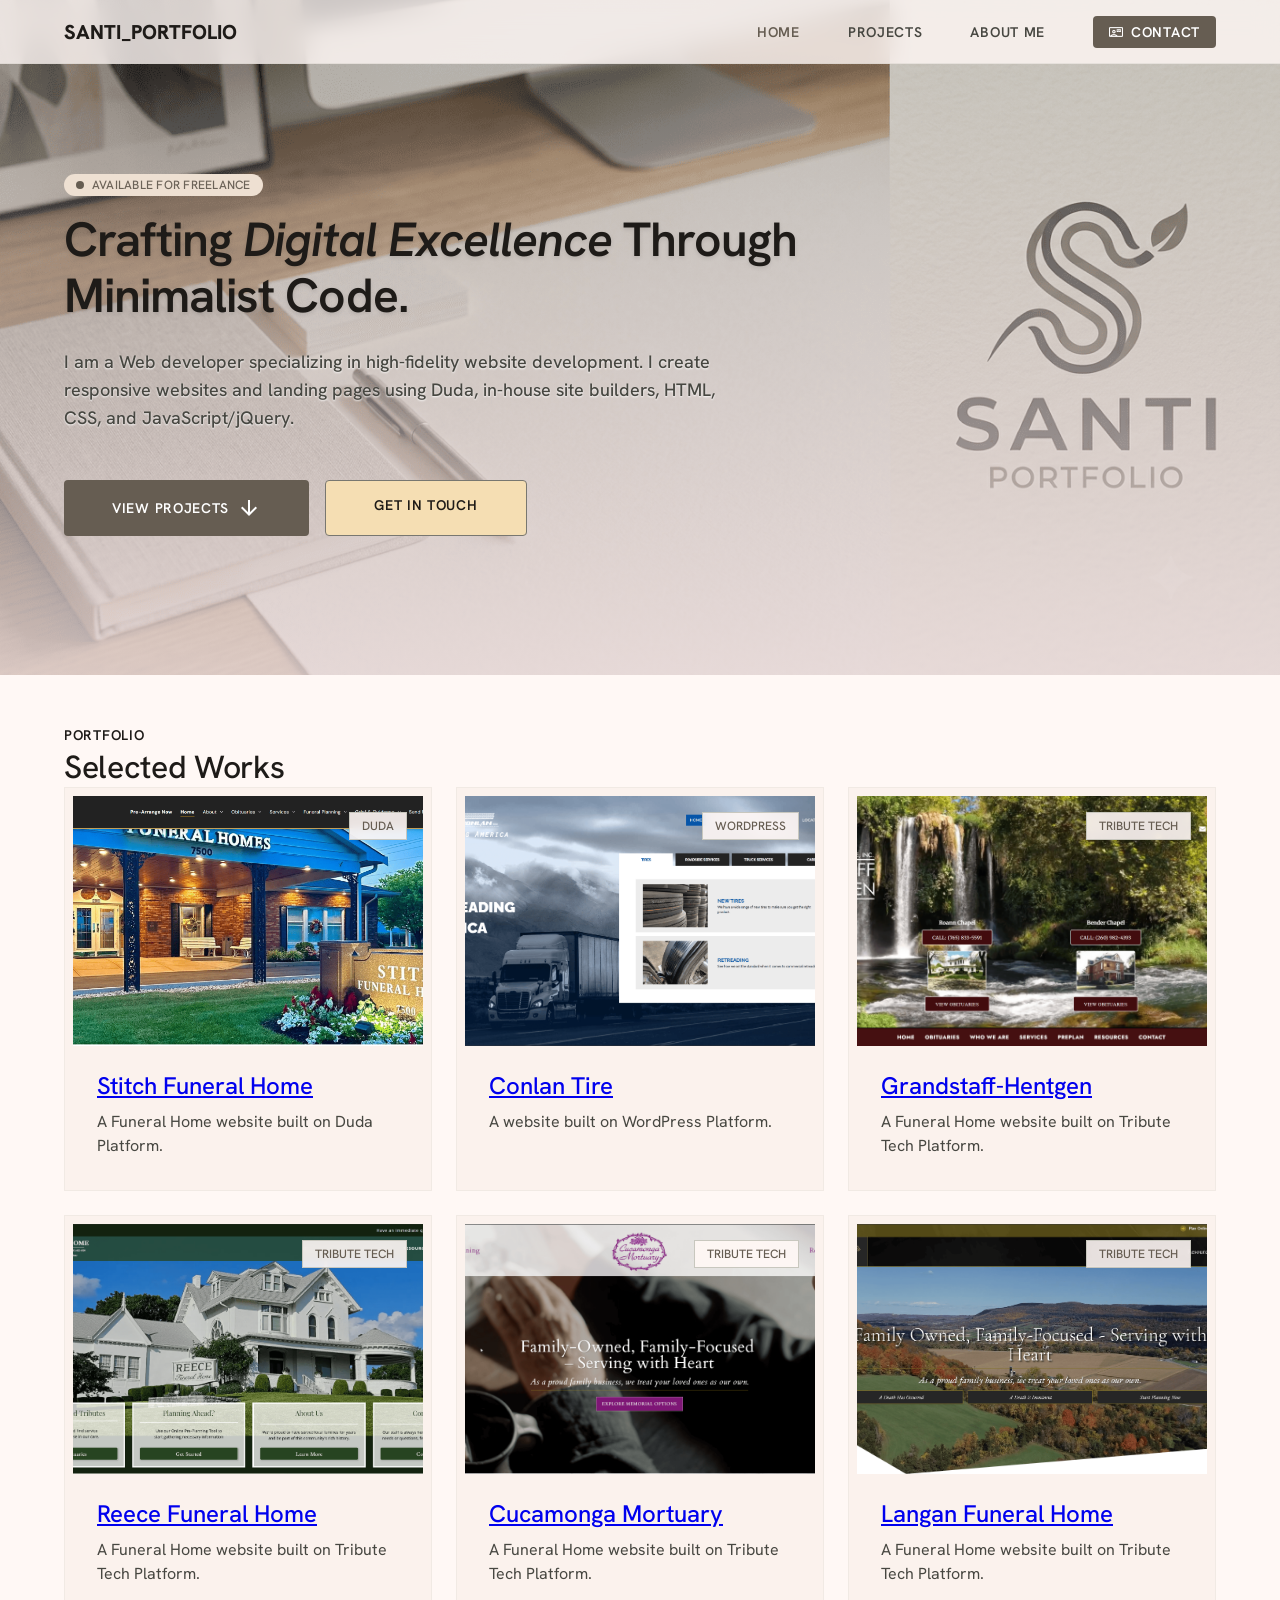
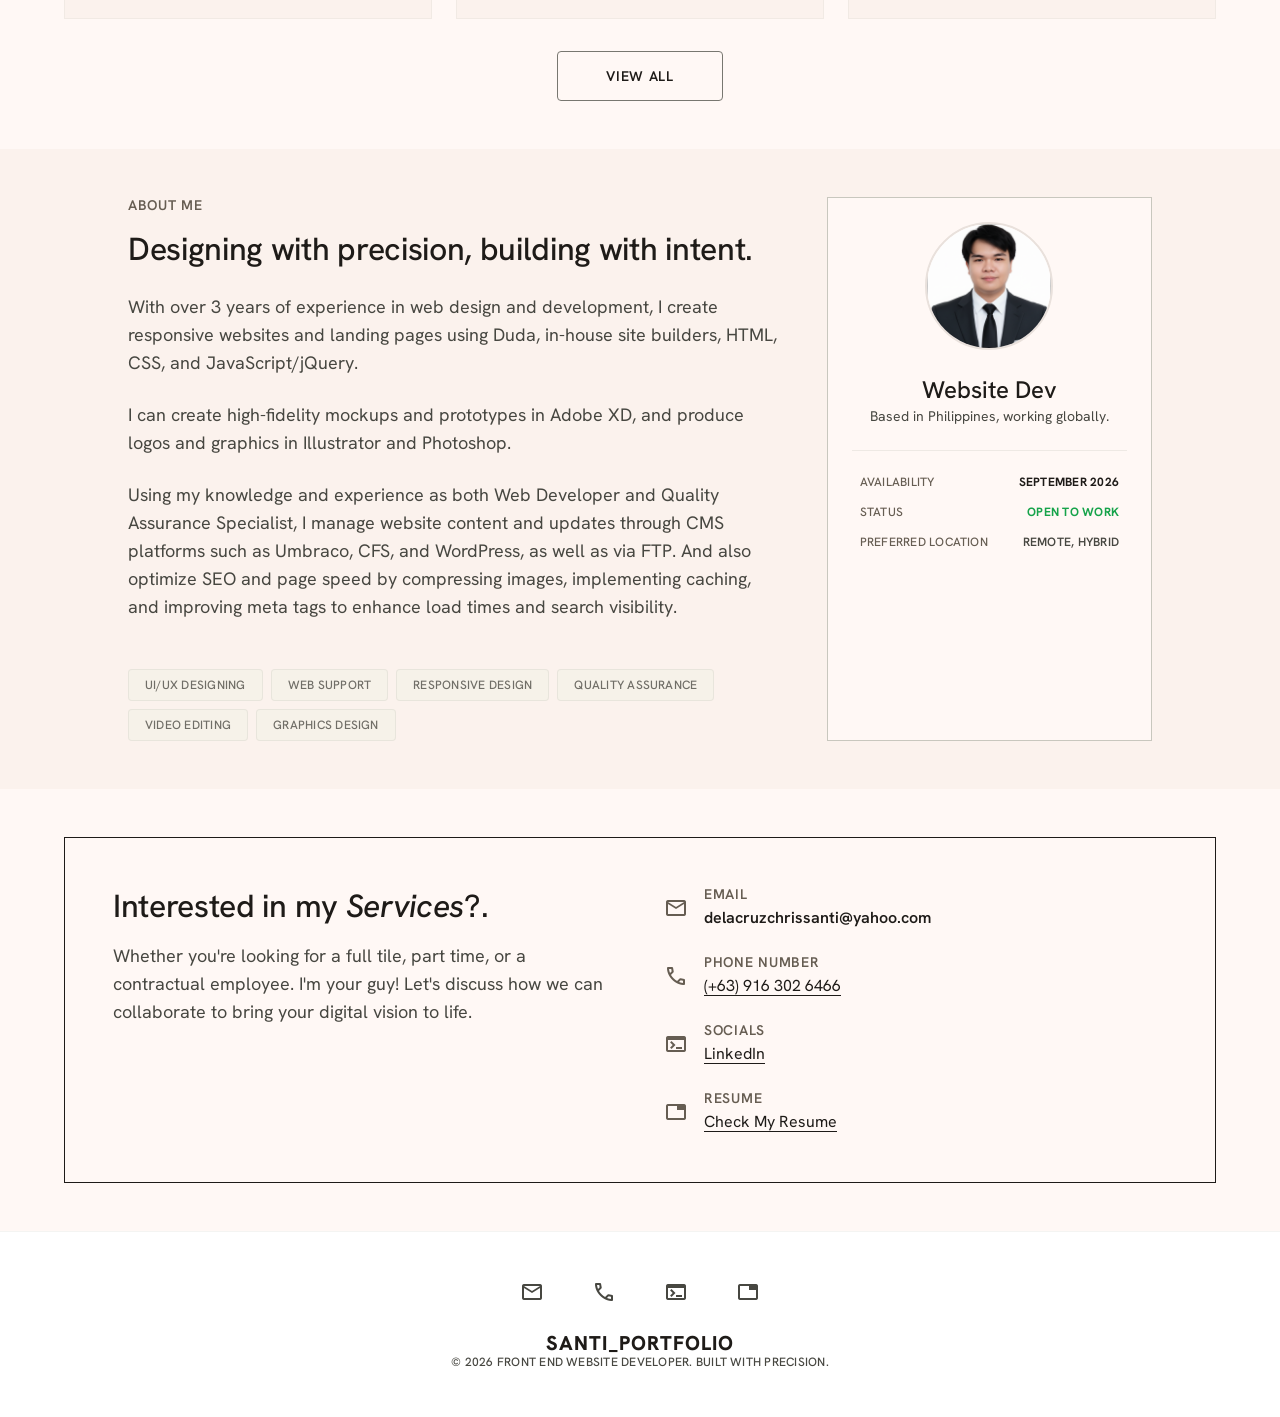
<file: index.html>
<!doctype html>

<html class="scroll-smooth" lang="en">
  <head>
    <meta charset="utf-8" />
    <meta content="width=device-width, initial-scale=1.0" name="viewport" />
    <title>SANTI_PORTFOLIO | Creative Developer</title>
    <link rel="stylesheet" href="./style.css" />
  </head>
  <body>
    <!-- Header -->
    <header>
      <div class="logo">SANTI_PORTFOLIO</div>
      <nav class="nav-desktop">
        <a class="nav-link label-md active" href="#hero">Home</a>
        <a class="nav-link label-md" href="#projects">Projects</a>
        <a class="nav-link label-md" href="#info">About Me</a>
        <a class="btn-contact-nav" href="#contact">
          <span class="material-symbols-outlined" style="font-size: 14px"
            >contact_mail</span
          >
          <span class="label-md">Contact</span>
        </a>
      </nav>
      <!--
      <button class="menu-trigger">
        <span class="material-symbols-outlined">menu</span>
      </button>
      -->
    </header>
    <main>
      <!-- Hero Section -->
      <section class="hero" id="hero">
        <div class="hero-content">
          <div class="badge">
            <span class="pulse"></span>
            <span class="label-sm">Available for Freelance</span>
          </div>
          <h1>
            Crafting
            <span class="secondary-text italic">Digital Excellence</span>
            Through Minimalist Code.
          </h1>
          <p class="body-lg">
            I am a Web developer specializing in high-fidelity website development. I create responsive websites and landing pages using Duda, in-house site builders, HTML, CSS, and JavaScript/jQuery.
          </p>
          <div class="btn-group">
            <a class="btn-primary label-md" href="#projects">
              View Projects
              <span class="material-symbols-outlined">arrow_downward</span>
            </a>
            <a class="btn-outline label-md" href="#contact">Get in Touch</a>
          </div>
        </div>
      </section>

      <!-- Selected Works -->
      <section class="projects-section" id="projects">
        <div class="section-header">
          <span class="label-md">Portfolio</span>
          <h2>Selected Works</h2>
        </div>
        <div class="project-grid" id="project-grid">
          <article class="project-card" data-category="Duda">
            <div class="project-image-wrapper">
            <a href="https://www.stithfuneralhome.com/" target="_blank" rel="noopener noreferrer">
              <img alt="Luxury watch" src="./files/stitchfh.png" />
              <div class="project-tag">Duda</div>
            </div>
            <div class="project-info">
              <h3 class="project-name">Stitch Funeral Home</h3></a>
              <p class="project-desc">
                A Funeral Home website built on Duda Platform.
              </p>
            </div>
          </article>

          <article class="project-card" data-category="WP">
            <div class="project-image-wrapper">
            <a href="https://conlantire.com/" target="_blank" rel="noopener noreferrer">
              <img alt="Luxury watch" src="./files/conlan.png" />
              <div class="project-tag">WordPress</div>
            </div>
            <div class="project-info">
              <h3 class="project-name">Conlan Tire</h3></a>
              <p class="project-desc">
              A website built on WordPress Platform.
              </p>
            </div>
          </article>

          <article class="project-card" data-category="TT">
            <div class="project-image-wrapper">
            <a href="https://www.grandstaff-hentgen.com/" target="_blank" rel="noopener noreferrer">
              <img alt="Luxury watch" src="./files/grandstaff.png" />
              <div class="project-tag">Tribute Tech</div>
            </div>
            <div class="project-info">
              <h3 class="project-name">Grandstaff-Hentgen</h3></a>
              <p class="project-desc">
                  A Funeral Home website built on Tribute Tech Platform.
              </p>
            </div>
          </article>

          <article class="project-card" data-category="TT">
            <div class="project-image-wrapper">
            <a href="https://www.rfh-ia.com/" target="_blank" rel="noopener noreferrer">
              <img alt="RFH IA" src="./files/reece.png" />
              <div class="project-tag">Tribute Tech</div>
            </div>
            <div class="project-info">
              <h3 class="project-name">Reece Funeral Home</h3></a>
              <p class="project-desc">
              A Funeral Home website built on Tribute Tech Platform.
              </p>
            </div>
          </article>

          <article class="project-card" data-category="TT">
            <div class="project-image-wrapper">
            <a href="https://www.cucamongamortuary.com/" target="_blank" rel="noopener noreferrer">
              <img alt="Luxury watch" src="./files/cucamonga.png" />
              <div class="project-tag">Tribute Tech</div>
            </div>
            <div class="project-info">
              <h3 class="project-name">Cucamonga Mortuary</h3></a>
              <p class="project-desc">
              A Funeral Home website built on Tribute Tech Platform.
              </p>
            </div>
          </article>

          <article class="project-card" data-category="TT">
            <div class="project-image-wrapper">
            <a href="https://www.langanfuneralhome.com/" target="_blank" rel="noopener noreferrer">
              <img alt="Luxury watch" src="./files/langan.png" />
              <div class="project-tag">Tribute Tech</div>
            </div>
            <div class="project-info">
              <h3 class="project-name">Langan Funeral Home</h3></a>
              <p class="project-desc">
              A Funeral Home website built on Tribute Tech Platform.
              </p>
            </div>
          </article>
        </div>

        <div class="btn-group" style="margin-top: 32px; justify-content: center">
          <a class="btn-outline label-md" href="./portfolio.html">View All</a>
      </section>

      <!-- About Me Info -->
      <section class="info-section" id="info">
        <div class="info-grid">
          <div class="phil-content">
            <div class="phil-header">
              <span class="label-md">About Me</span>
              <h2>Designing with precision, building with intent.</h2>
            </div>
            <p class="body-lg">
              With over 3 years of experience in web design and development, I
              create responsive websites and landing pages using Duda, in-house
              site builders, HTML, CSS, and JavaScript/jQuery.
            </p>
            <p class="body-lg">
              I can create high-fidelity mockups and prototypes in Adobe XD, and
              produce logos and graphics in Illustrator and Photoshop.
            </p>
            <p class="body-lg">
              Using my knowledge and experience as both Web Developer and
              Quality Assurance Specialist, I manage website content and updates
              through CMS platforms such as Umbraco, CFS, and WordPress, as well
              as via FTP. And also optimize SEO and page speed by compressing
              images, implementing caching, and improving meta tags to enhance
              load times and search visibility.
            </p>
            <div class="tag-cloud">
              <span class="tag label-sm">UI/UX Designing</span>
              <span class="tag label-sm">Web Support</span>
              <span class="tag label-sm">Responsive Design</span>
              <span class="tag label-sm">Quality Assurance</span>
              <span class="tag label-sm">Video Editing</span>
              <span class="tag label-sm">Graphics Design</span>
            </div>
          </div>
          <div class="profile-card">
            <div class="avatar">
              <img alt="Creative Dev Portrait" src="./files/2x2.png" />
            </div>
            <h3>Website Dev</h3>
            <p class="body-sm">Based in Philippines, working globally.</p>
            <div class="status-table">
              <div class="status-row">
                <span class="label-sm">Availability</span>
                <span class="label-sm" style="font-weight: 700"
                  >September 2026</span
                >
              </div>
              <div class="status-row">
                <span class="label-sm">Status</span>
                <span class="label-sm status-online">Open to Work</span>
              </div>
              <div class="status-row">
                <span class="label-sm">Preferred Location</span>
                <span class="label-sm preferred">Remote, Hybrid</span>
              </div>
            </div>
          </div>
        </div>
      </section>
      <!-- Contact Section -->
      <section class="contact-section" id="contact">
        <div class="contact-box">
          <div class="contact-grid">
            <div>
              <h2>Interested in my <span class="italic">Services</span>?.</h2>
              <p class="body-lg">
                Whether you're looking for a full tile, part time, or a
                contractual employee. I'm your guy! Let's discuss how we can
                collaborate to bring your digital vision to life.
              </p>
            </div>
            <div class="contact-info-list">
              <a
                class="contact-item"
                href="mailto:delacruzchrissanti@yahoo.com"
              >
                <span class="material-symbols-outlined icon">mail</span>
                <div>
                  <h4 class="label-md">Email</h4>
                  <h3 class="body-md" style="font-weight: 600">
                    delacruzchrissanti@yahoo.com
                  </h3>
                </div>
              </a>
              <div class="contact-item">
                <span class="material-symbols-outlined icon">Phone</span>
                <div>
                  <h4 class="label-md">Phone Number</h4>
                  <div class="social-row">
                    <a class="social-link body-md" href="tel:+639163026466"
                      >(+63) 916 302 6466
                    </a>
                  </div>
                </div>
              </div>
              <div class="contact-item">
                <span class="material-symbols-outlined icon">terminal</span>
                <div>
                  <h4 class="label-md">Socials</h4>
                  <div class="social-row">
                    <a
                      class="social-link body-md"
                      href="https://www.linkedin.com/in/chrissanti-dela-cruz-59982b242/"
                      target="_blank"
                      >LinkedIn</a
                    >
                  </div>
                </div>
              </div>
              <div class="contact-item">
                <span class="material-symbols-outlined icon">Tab</span>
                <div>
                  <h4 class="label-md">Resume</h4>
                  <div class="social-row">
                    <a
                      class="social-link body-md"
                      href="./files/Chrissanti Dela Cruz - Resume.pdf"
                      target="_blank"
                      >Check My Resume</a
                    >
                  </div>
                </div>
              </div>
            </div>
          </div>
        </div>
      </section>
    </main>
    <!-- Footer -->
    <footer>
      <div class="footer-socials">
        <a href="mailto:delacruzchrissanti@yahoo.com"
          ><span class="material-symbols-outlined">mail</span></a
        >
        <a href="tel:+639163026466"
          ><span class="material-symbols-outlined">Phone</span></a
        >
        <a
          href="https://www.linkedin.com/in/chrissanti-dela-cruz-59982b242/"
          target="_blank"
          ><span class="material-symbols-outlined">Terminal</span></a
        >
        <a href="./files/Chrissanti Dela Cruz - Resume.pdf" target="_blank"
          ><span class="material-symbols-outlined">Tab</span></a
        >
      </div>
      <div class="logo label-md">SANTI_PORTFOLIO</div>
      <div class="footer-copy label-sm">
        © 2026 Front End Website Developer. Built with precision.
      </div>
    </footer>
    <!-- Bottom Nav -->
    <nav class="bottom-nav">
      <a class="bottom-nav-item active" href="#hero">
        <span class="material-symbols-outlined">home</span>
        <span class="label-sm">Home</span>
      </a>
      <a class="bottom-nav-item" href="#projects">
        <span class="material-symbols-outlined">grid_view</span>
        <span class="label-sm">Projects</span>
      </a>
      <a class="bottom-nav-item" href="#info">
        <span class="material-symbols-outlined">person</span>
        <span class="label-sm">Info</span>
      </a>
    </nav>
  </body>
</html>
</file>
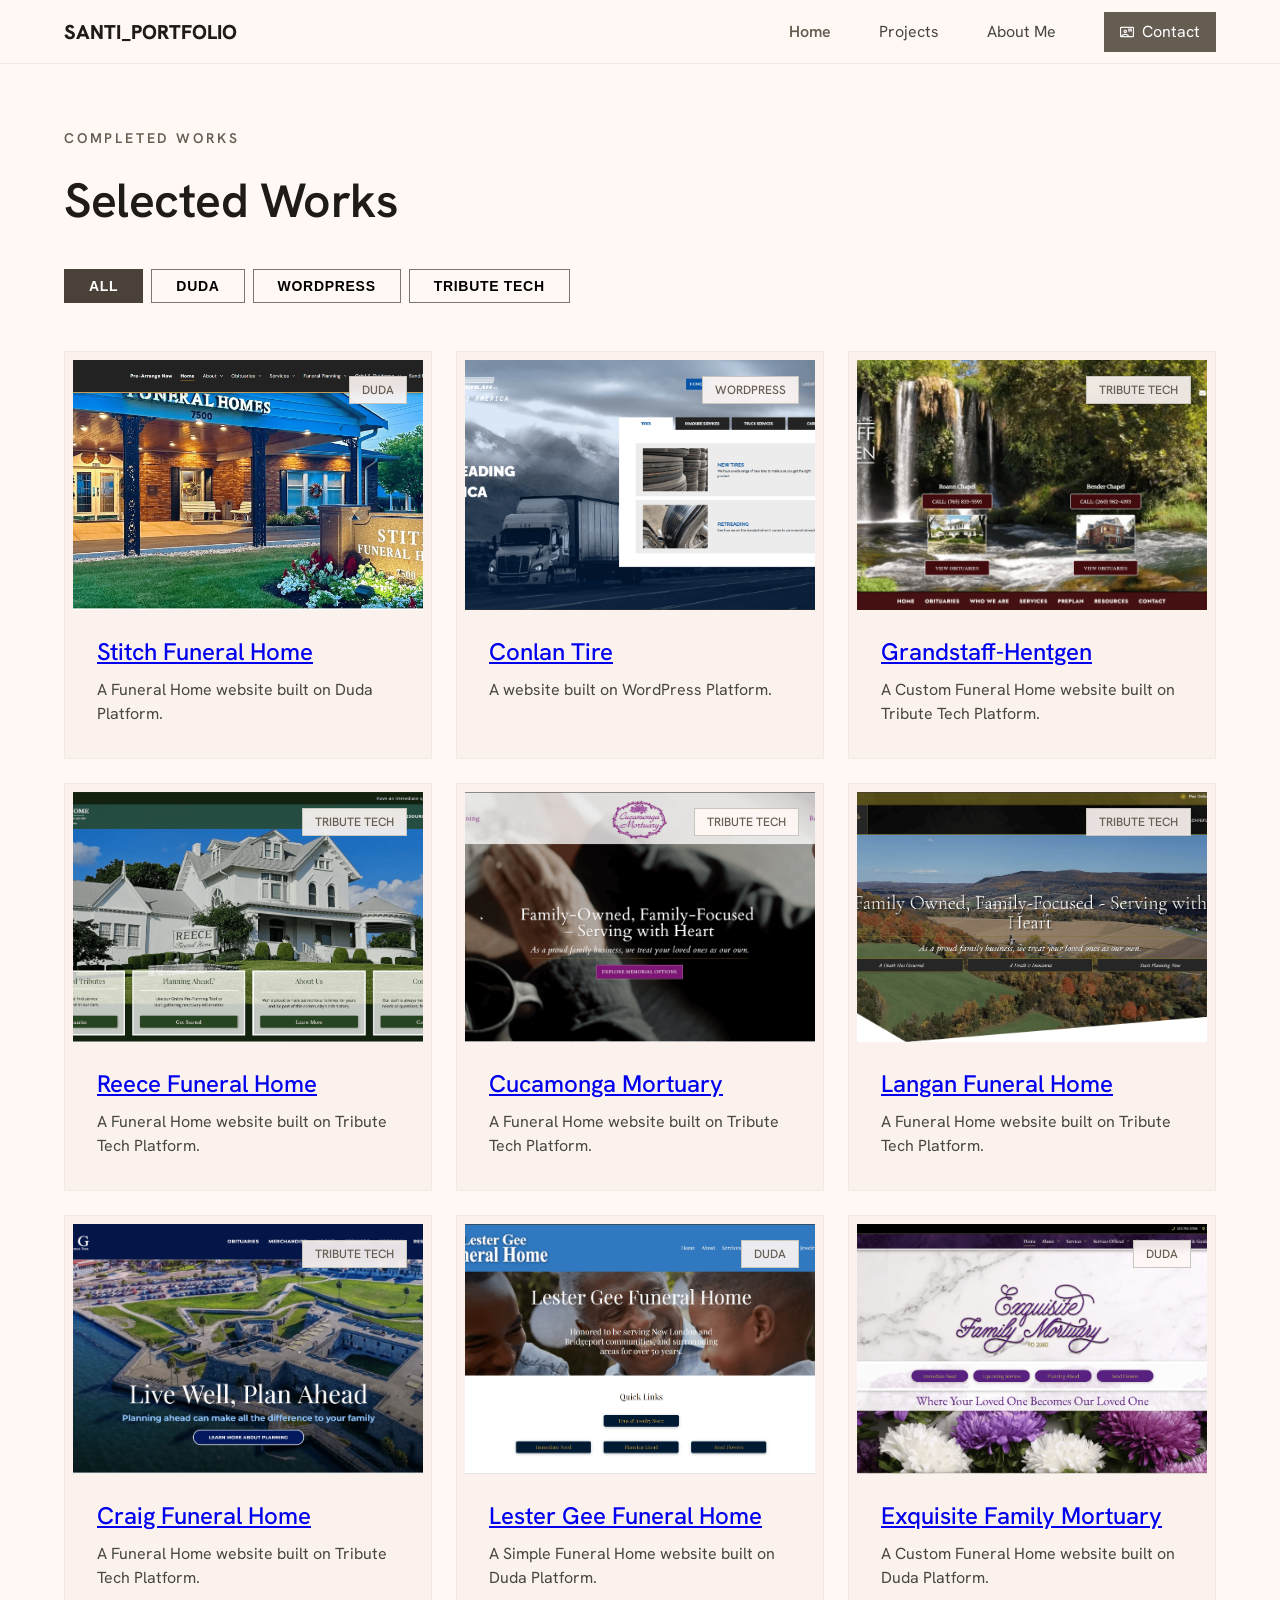
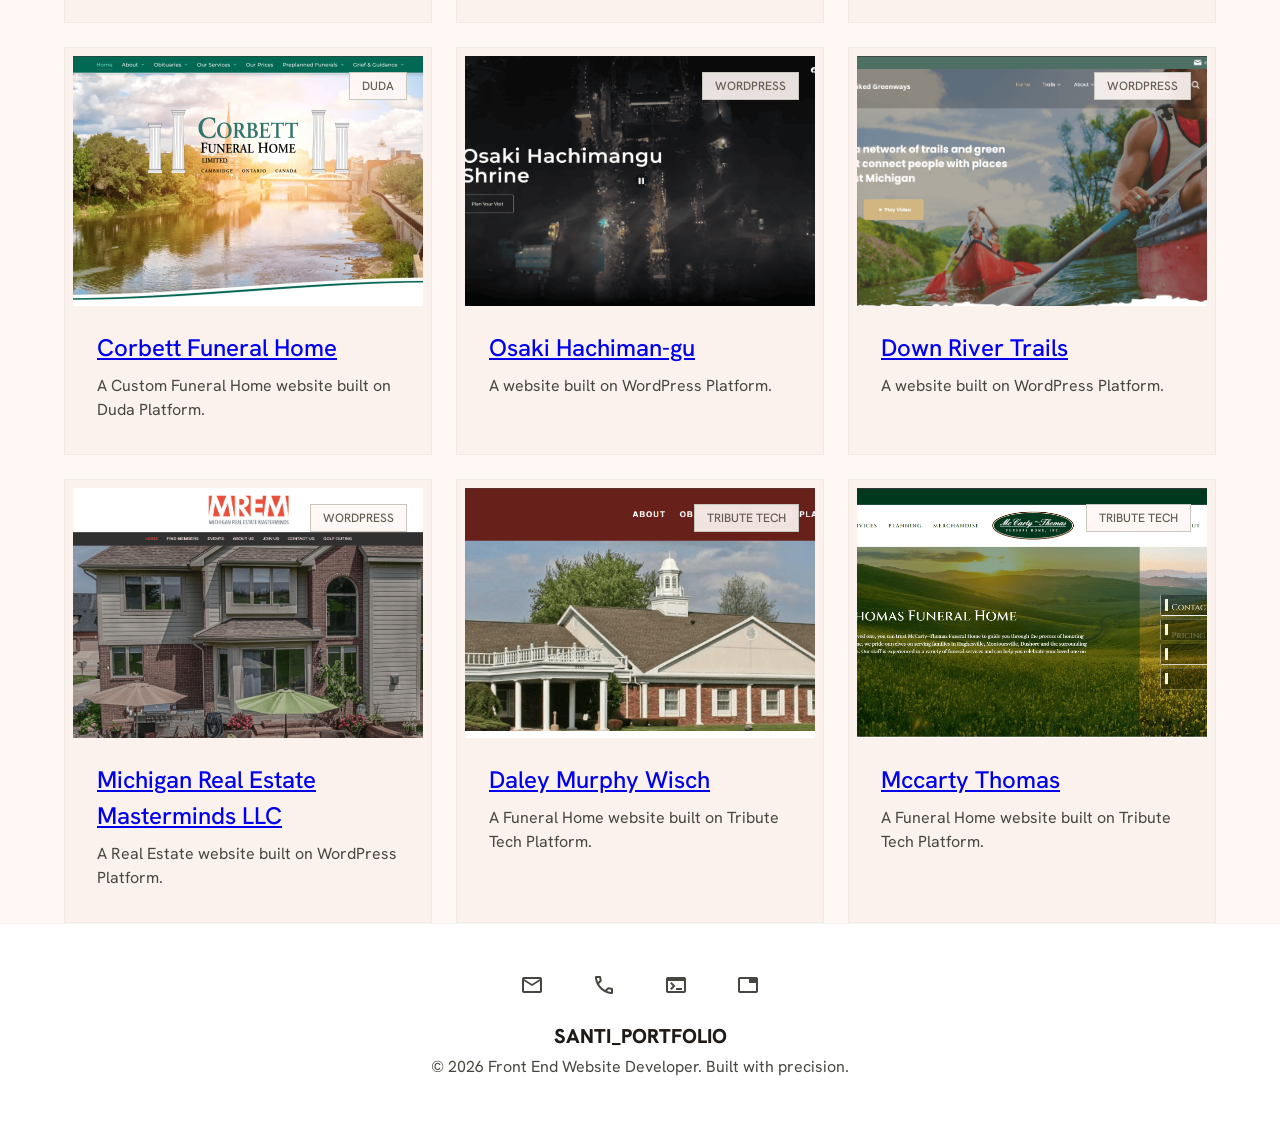
<file: portfolio.html>
<!doctype html>

<html lang="en">
  <head>
    <meta charset="utf-8" />
    <meta content="width=device-width, initial-scale=1.0" name="viewport" />
    <title>Selected Works | Pro Portfolio</title>
    <link rel="stylesheet" href="./style2.css" />
  </head>
  <body>
    <!-- Header -->
    <header>
      <div class="logo">SANTI_PORTFOLIO</div>
      <nav class="nav-desktop">
        <a class="nav-link label-md active" href="index.html">Home</a>
        <a class="nav-link label-md" href="index.html#projects">Projects</a>
        <a class="nav-link label-md" href="index.html#info">About Me</a>
        <a class="btn-contact-nav" href="index.html#contact">
          <span class="material-symbols-outlined" style="font-size: 14px"
            >contact_mail</span
          >
          <span class="label-md">Contact</span>
        </a>
      </nav>
      <!--
      <button class="menu-trigger">
        <span class="material-symbols-outlined">menu</span>
      </button>
      -->
    </header>
    <main class="container">
      <div class="gallery-header">
        <p class="archive-label">Completed Works</p>
        <h2 class="gallery-title">Selected Works</h2>
        <div class="filter-container" id="filter-container">
          <button class="filter-btn active" data-filter="all">ALL</button>
          <button class="filter-btn" data-filter="Duda">Duda</button>
          <button class="filter-btn" data-filter="WP">WordPress</button>
          <button class="filter-btn" data-filter="TT">Tribute Tech</button>
        </div>
      </div>
      <div class="project-grid" id="project-grid">
        <article class="project-card" data-category="Duda">
          <div class="project-image-wrapper">
            <a href="https://www.stithfuneralhome.com/" target="_blank" rel="noopener noreferrer">
            <img
              alt="Stitch Funeral Home"
              src="./files/stitchfh.png"
            />
            <div class="project-tag">Duda</div>
          </div>
          <div class="project-info">
              <h3 class="project-name">Stitch Funeral Home</h3></a>
            <p class="project-desc">
              A Funeral Home website built on Duda Platform.
            </p>
          </div>
        </article>

        <article class="project-card" data-category="WP">
          <div class="project-image-wrapper">
            <a href="https://conlantire.com/" target="_blank" rel="noopener noreferrer">
            <img
              alt="ConlanTire"
              src="./files/conlan.png"
            />
            <div class="project-tag">WordPress</div>
          </div>
          <div class="project-info">
              <h3 class="project-name">Conlan Tire</h3></a>
            <p class="project-desc">
              A website built on WordPress Platform.
            </p>
          </div>
        </article>

        <article class="project-card" data-category="TT">
          <div class="project-image-wrapper">
            <a href="https://www.grandstaff-hentgen.com/" target="_blank" rel="noopener noreferrer">
            <img
              alt="Grandstaff-Hentgen"
              src="./files/grandstaff.png"
            />
            <div class="project-tag">Tribute Tech</div>
          </div>
          <div class="project-info">
              <h3 class="project-name">Grandstaff-Hentgen</h3></a>
            <p class="project-desc">
              A Custom Funeral Home website built on Tribute Tech Platform.
            </p>
          </div>
        </article>

        <article class="project-card" data-category="TT">
          <div class="project-image-wrapper">
            <a href="https://www.rfh-ia.com/" target="_blank" rel="noopener noreferrer">
            <img
              alt="RFH IA"
              src="./files/reece.png"
            />
            <div class="project-tag">Tribute Tech</div>
          </div>
          <div class="project-info">
              <h3 class="project-name">Reece Funeral Home</h3></a>
            <p class="project-desc">
              A Funeral Home website built on Tribute Tech Platform.
            </p>
          </div>
        </article>

        <article class="project-card" data-category="TT">
          <div class="project-image-wrapper">
            <a href="https://www.cucamongamortuary.com/" target="_blank" rel="noopener noreferrer">
            <img
              alt="Cucamonga Mortuary"
              src="./files/cucamonga.png"
            />
            <div class="project-tag">Tribute Tech</div>
          </div>
          <div class="project-info">
              <h3 class="project-name">Cucamonga Mortuary</h3></a>
            <p class="project-desc">
              A Funeral Home website built on Tribute Tech Platform.
            </p>
          </div>
        </article>

        <article class="project-card" data-category="TT">
          <div class="project-image-wrapper">
            <a href="https://www.langanfuneralhome.com/" target="_blank" rel="noopener noreferrer">
            <img
              alt="Langan Funeral Home"
              src="./files/langan.png"
            />
            <div class="project-tag">Tribute Tech</div>
          </div>
          <div class="project-info">
              <h3 class="project-name">Langan Funeral Home</h3></a>
            <p class="project-desc">
              A Funeral Home website built on Tribute Tech Platform.
            </p>
          </div>
        </article>

                <article class="project-card" data-category="TT">
          <div class="project-image-wrapper">
            <a href="https://www.craigfuneralhome.com/" target="_blank" rel="noopener noreferrer">
            <img
              alt="Craig Funeral Home"
              src="./files/craig.png"
            />
            <div class="project-tag">Tribute Tech</div>
          </div>
          <div class="project-info">
              <h3 class="project-name">Craig Funeral Home</h3></a>
            <p class="project-desc">
              A Funeral Home website built on Tribute Tech Platform.
            </p>
          </div>
        </article>

        <article class="project-card" data-category="Duda">
          <div class="project-image-wrapper">
            <a href="https://www.lestergeefh.com/" target="_blank" rel="noopener noreferrer">
            <img
              alt="Lester Gee Funeral Home"
              src="./files/lester.png"
            />
            <div class="project-tag">Duda</div>
          </div>
          <div class="project-info">
              <h3 class="project-name">Lester Gee Funeral Home</h3></a>
            <p class="project-desc">
              A Simple Funeral Home website built on Duda Platform.
            </p>
          </div>
        </article>

        <article class="project-card" data-category="Duda">
          <div class="project-image-wrapper">
            <a href="https://www.exquisitefamilymortuary.com/" target="_blank" rel="noopener noreferrer">
            <img
              alt="Exquisite Family Mortuary"
              src="./files/exquisite.png"
            />
            <div class="project-tag">Duda</div>
          </div>
          <div class="project-info">
              <h3 class="project-name">Exquisite Family Mortuary</h3></a>
            <p class="project-desc">
              A Custom Funeral Home website built on Duda Platform.
            </p>
          </div>
        </article>        

        <article class="project-card" data-category="Duda">
          <div class="project-image-wrapper">
            <a href="https://www.corbettfuneralhome.ca/" target="_blank" rel="noopener noreferrer">
            <img
              alt="Corbett Funeral Home"
              src="./files/corbett.png"
            />
            <div class="project-tag">Duda</div>
          </div>
          <div class="project-info">
              <h3 class="project-name">Corbett Funeral Home</h3></a>
            <p class="project-desc">
              A Custom Funeral Home website built on Duda Platform.
            </p>
          </div>
        </article>        

        <article class="project-card" data-category="WP">
          <div class="project-image-wrapper">
            <a href="https://www.osakihachimangu.com/" target="_blank" rel="noopener noreferrer">
            <img
              alt="Osaki Hachiman-gu"
              src="./files/osaki.png"
            />
            <div class="project-tag">WordPress</div>
          </div>
          <div class="project-info">
              <h3 class="project-name">Osaki Hachiman-gu</h3></a>
            <p class="project-desc">
              A website built on WordPress Platform.
            </p>
          </div>
        </article>        

        <article class="project-card" data-category="WP">
          <div class="project-image-wrapper">
            <a href="https://downrivertrails.org/" target="_blank" rel="noopener noreferrer">
            <img
              alt="Down River Trails"
              src="./files/downriver.png"
            />
            <div class="project-tag">WordPress</div>
          </div>
          <div class="project-info">
              <h3 class="project-name">Down River Trails</h3></a>
            <p class="project-desc">
              A website built on WordPress Platform.
            </p>
          </div>
        </article>               

        <article class="project-card" data-category="WP">
          <div class="project-image-wrapper">
            <a href="https://michiganrealestatemastermindsllc.com/" target="_blank" rel="noopener noreferrer">
            <img
              alt="MREM"
              src="./files/mrem.png"
            />
            <div class="project-tag">WordPress</div>
          </div>
          <div class="project-info">
              <h3 class="project-name">Michigan Real Estate Masterminds LLC</h3></a>
            <p class="project-desc">
              A Real Estate website built on WordPress Platform.
            </p>
          </div>
        </article>  

        <article class="project-card" data-category="TT">
          <div class="project-image-wrapper">
            <a href="https://www.daleymurphywisch.com/" target="_blank" rel="noopener noreferrer">
            <img
              alt="Daley Murphy Wisch"
              src="./files/daley.png"
            />
            <div class="project-tag">Tribute Tech</div>
          </div>
          <div class="project-info">
              <h3 class="project-name">Daley Murphy Wisch</h3></a>
            <p class="project-desc">
              A Funeral Home website built on Tribute Tech Platform.
            </p>
          </div>
        </article>

        <article class="project-card" data-category="TT">
          <div class="project-image-wrapper">
            <a href="https://www.mccartythomas.com/" target="_blank" rel="noopener noreferrer">
            <img
              alt="Mccarty Thomas"
              src="./files/mccarty.png"
            />
            <div class="project-tag">Tribute Tech</div>
          </div>
          <div class="project-info">
              <h3 class="project-name">Mccarty Thomas</h3></a>
            <p class="project-desc">
              A Funeral Home website built on Tribute Tech Platform.
            </p>
          </div>
        </article>
        
      </div>

    </main>
    <!-- Footer -->
    <footer>
      <div class="footer-socials">
        <a href="mailto:delacruzchrissanti@yahoo.com"
          ><span class="material-symbols-outlined">mail</span></a
        >
        <a href="tel:+639163026466"
          ><span class="material-symbols-outlined">Phone</span></a
        >
        <a
          href="https://www.linkedin.com/in/chrissanti-dela-cruz-59982b242/"
          target="_blank"
          ><span class="material-symbols-outlined">Terminal</span></a
        >
        <a href="./files/Chrissanti Dela Cruz - Resume.pdf" target="_blank"
          ><span class="material-symbols-outlined">Tab</span></a
        >
      </div>
      <div class="logo label-md">SANTI_PORTFOLIO</div>
      <div class="footer-copy label-sm">
        © 2026 Front End Website Developer. Built with precision.
      </div>
    </footer>
    <!-- Bottom Nav -->
    <nav class="bottom-nav">
      <a class="bottom-nav-item active" href="./index.html">
        <span class="material-symbols-outlined">home</span>
        <span class="label-sm">Home</span>
      </a>
      <a class="bottom-nav-item" href="./index.html#projects">
        <span class="material-symbols-outlined">grid_view</span>
        <span class="label-sm">Projects</span>
      </a>
      <a class="bottom-nav-item" href="./index.html#info">
        <span class="material-symbols-outlined">person</span>
        <span class="label-sm">Info</span>
      </a>
    </nav>
    <script>
      document.addEventListener("DOMContentLoaded", () => {
        const filterBtns = document.querySelectorAll(".filter-btn");
        const projectCards = document.querySelectorAll(".project-card");

        filterBtns.forEach((btn) => {
          btn.addEventListener("click", () => {
            const filter = btn.getAttribute("data-filter");

            // Update UI state for buttons
            filterBtns.forEach((b) => b.classList.remove("active"));
            btn.classList.add("active");

            // Filter projects
            projectCards.forEach((card) => {
              card.style.opacity = "0";
              card.style.transform = "scale(0.95)";

              setTimeout(() => {
                const category = card.getAttribute("data-category");
                if (filter === "all" || category === filter) {
                  card.classList.remove("hidden");
                  setTimeout(() => {
                    card.style.opacity = "1";
                    card.style.transform = "scale(1)";
                  }, 50);
                } else {
                  card.classList.add("hidden");
                }
              }, 300);
            });
          });
        });
      });
    </script>
    <script>
      document.addEventListener("DOMContentLoaded", () => {
        const paginationBtns = document.querySelectorAll(
          ".pagination-btn:not(.prev):not(.next)",
        );
        paginationBtns.forEach((btn) => {
          btn.addEventListener("click", () => {
            if (btn.tagName === "BUTTON") {
              paginationBtns.forEach((b) => {
                b.style.background = "none";
                b.style.color = "var(--on-surface)";
                b.style.borderColor = "var(--outline)";
              });
              btn.style.background = "#4A4238";
              btn.style.color = "#ffffff";
              btn.style.borderColor = "#4A4238";
            }
          });
        });
      });
    </script>
  </body>
</html>
</file>
<file: style.css>
@import url("https://fonts.googleapis.com/css2?family=Hanken+Grotesk:wght@400;500;600;700;800&display=swap");
@import url("https://fonts.googleapis.com/css2?family=Material+Symbols+Outlined:wght,FILL@100..700,0..1&display=swap");
/* Variables based on provided theme */
:root {
  --primary: #5f5e5b;
  --on-primary: #ffffff;
  --secondary: #665d52;
  --on-secondary: #ffffff;
  --background: #fff8f5;
  --surface: #fff8f5;
  --surface-container: #f5ece7;
  --surface-container-low: #fbf2ed;
  --surface-container-high: #efe6e2;
  --surface-container-lowest: #ffffff;
  --surface-variant: #e9e1dc;
  --on-surface: #1e1b18;
  --on-surface-variant: #474741;
  --outline: #787770;
  --outline-variant: #c8c7be;
  --primary-container: #f5f2ed;
  --secondary-container: #eee0d2;
  --on-secondary-container: #6c6358;
  --tertiary-container: #f6f2e9;
  --on-tertiary-container: #706e67;

  --margin-desktop: 64px;
  --margin-mobile: 20px;
  --gutter: 24px;
  --radius-lg: 0.25rem;
  --radius-xl: 0.5rem;
  --radius-full: 0.75rem;
}

* {
  box-sizing: border-box;
  margin: 0;
  padding: 0;
}

body {
  font-family: "Hanken Grotesk", sans-serif;
  background-color: var(--background);
  color: var(--on-surface);
  line-height: 1.5;
  -webkit-font-smoothing: antialiased;
  min-height: 100dvh;
}

.scroll-smooth {
  scroll-behavior: smooth;
}

/* Typography */
h1 {
  font-size: 32px;
  line-height: 40px;
  font-weight: 600;
  letter-spacing: -0.01em;
}
@media (min-width: 768px) {
  h1 {
    font-size: 48px;
    line-height: 56px;
    letter-spacing: -0.02em;
  }
}

h2 {
  font-size: 32px;
  line-height: 40px;
  font-weight: 500;
  letter-spacing: -0.01em;
}
h3 {
  font-size: 24px;
  line-height: 32px;
  font-weight: 500;
}

.label-md {
  font-size: 14px;
  line-height: 16px;
  font-weight: 600;
  letter-spacing: 0.05em;
  text-transform: uppercase;
}
.label-sm {
  font-size: 12px;
  line-height: 14px;
  font-weight: 500;
  letter-spacing: 0.02em;
  text-transform: uppercase;
}
.body-lg {
  font-size: 18px;
  line-height: 28px;
  font-weight: 400;
}
.body-md {
  font-size: 16px;
  line-height: 24px;
  font-weight: 400;
}
.body-sm {
  font-size: 14px;
  line-height: 20px;
  font-weight: 400;
}

.italic {
  font-style: italic;
}

/* Layout Helpers */
section {
  padding: 48px var(--margin-mobile);
}
@media (min-width: 768px) {
  section {
    padding: 48px var(--margin-desktop);
  }
}

.container-wide {
  max-width: 1280px;
  margin: 0 auto;
}
.flex {
  display: flex;
}
.grid {
  display: grid;
}
.items-center {
  align-items: center;
}
.justify-between {
  justify-content: space-between;
}
.gap-md {
  gap: 16px;
}
.gap-lg {
  gap: 24px;
}
.gap-xl {
  gap: 48px;
}

/* Header */
header {
  position: fixed;
  top: 0;
  width: 100%;
  height: 64px;
  z-index: 100;
  background: rgba(255, 248, 245, 0.8);
  backdrop-filter: blur(12px);
  -webkit-backdrop-filter: blur(12px);
  border-bottom: 1px solid rgba(200, 199, 190, 0.3);
  display: flex;
  align-items: center;
  justify-content: space-between;
  padding: 0 var(--margin-mobile);
}
@media (min-width: 768px) {
  header {
    padding: 0 var(--margin-desktop);
  }
}

.logo {
  font-size: 20px;
  font-weight: 800;
}

.nav-desktop {
  display: none;
  gap: 48px;
  align-items: center;
}
@media (min-width: 768px) {
  .nav-desktop {
    display: flex;
  }
}

.nav-link {
  text-decoration: none;
  color: var(--on-surface-variant);
  transition: color 0.3s;
}
.nav-link:hover,
.nav-link.active {
  color: var(--secondary);
  font-weight: 600;
}

.btn-contact-nav {
  background: var(--secondary);
  color: var(--on-secondary);
  padding: 8px 16px;
  border-radius: var(--radius-lg);
  display: flex;
  align-items: center;
  gap: 8px;
  text-decoration: none;
  transition: transform 0.1s;
}
.btn-contact-nav:active {
  transform: scale(0.95);
}

.menu-trigger {
  display: block;
  background: none;
  border: none;
  color: var(--secondary);
  padding: 8px;
  cursor: pointer;
}
@media (min-width: 768px) {
  .menu-trigger {
    display: none;
  }
}

/* Hero */
.hero {
  min-height: 75vh;
  display: flex;
  flex-direction: column;
  justify-content: center;
  background-color: var(--surface);
  padding-top: 80px;
  background-image:
    linear-gradient(rgba(10, 10, 10, 20%), rgba(230, 215, 215, 0.833)),
    url("./files/backdrop.png");
  background-size: cover;
  background-position: center;
  a.btn-outline.label-md {
    background-color: wheat !important;
  }
}
.hero-content {
  max-width: 896px;
  z-index: 10;
}
.badge {
  display: inline-flex;
  align-items: center;
  gap: 8px;
  padding: 4px 12px;
  background: var(--secondary-container);
  color: var(--on-secondary-container);
  border-radius: 999px;
  margin-bottom: 16px;
}
.pulse {
  width: 8px;
  height: 8px;
  border-radius: 50%;
  background: var(--secondary);
  animation: pulse-anim 2s infinite;
}
@keyframes pulse-anim {
  0% {
    opacity: 1;
  }
  50% {
    opacity: 0.4;
  }
  100% {
    opacity: 1;
  }
}

.hero h1 {
  margin-bottom: 24px;
  text-shadow: 0 2px 4px rgba(0, 0, 0, 0.1);
}
.hero p {
  color: var(--on-surface-variant);
  margin-bottom: 48px;
  max-width: 672px;
  font-weight: 500;
  text-shadow: 0 1px 2px rgba(255, 255, 255, 0.936);
}

.btn-group {
  display: flex;
  flex-wrap: wrap;
  gap: 16px;
}
.btn-primary {
  background: var(--secondary);
  color: var(--on-secondary);
  padding: 16px 48px;
  border-radius: var(--radius-lg);
  text-decoration: none;
  display: flex;
  align-items: center;
  gap: 8px;
  transition: transform 0.1s;
}
.btn-outline {
  border: 1px solid var(--outline);
  color: var(--on-surface);
  padding: 16px 48px;
  border-radius: var(--radius-lg);
  text-decoration: none;
  transition:
    background 0.3s,
    transform 0.1s;
}
.btn-outline:hover {
  background: var(--surface-variant);
}
.btn-primary:active,
.btn-outline:active {
  transform: scale(0.95);
}

/* Philosophy Info */
.info-section {
  background-color: var(--surface-container-low);
}
.info-grid {
  display: grid;
  grid-template-columns: 1fr;
  gap: 48px;
  max-width: 1024px;
  margin: 0 auto;
}
@media (min-width: 768px) {
  .info-grid {
    grid-template-columns: 2fr 1fr;
  }
}

.phil-header span {
  color: var(--secondary);
  margin-bottom: 16px;
  display: block;
}
.phil-header h2 {
  margin-bottom: 24px;
}
.phil-content p {
  color: var(--on-surface-variant);
  margin-bottom: 24px;
}

.tag-cloud {
  display: flex;
  flex-wrap: wrap;
  gap: 8px;
  margin-top: 48px;
}
.tag {
  padding: 8px 16px;
  background: var(--tertiary-container);
  border: 1px solid rgba(200, 199, 190, 0.3);
  color: var(--on-tertiary-container);
  border-radius: var(--radius-lg);
}

.profile-card {
  background: var(--surface);
  border: 1px solid var(--outline-variant);
  padding: 24px;
  display: flex;
  flex-direction: column;
  align-items: center;
  text-align: center;
}
.avatar {
  width: 128px;
  height: 128px;
  border-radius: 50%;
  overflow: hidden;
  margin-bottom: 24px;
  border: 2px solid var(--surface-variant);
}
.avatar img {
  width: 100%;
  height: 100%;
  object-fit: cover;
}
.profile-card p {
  color: var(--on-surface-variant);
  margin-bottom: 24px;
}
.status-table {
  width: 100%;
  border-top: 1px solid rgba(200, 199, 190, 0.3);
  padding-top: 24px;
}
.status-row {
  display: flex;
  justify-content: space-between;
  margin-bottom: 16px;
  padding: 0 8px;
}
.status-row span:first-child {
  color: var(--secondary);
  text-transform: uppercase;
}
.status-row .preferred {
  color: var(--on-surface-variant);
  font-weight: 600;
}
.status-row .status-online {
  color: #16a34a;
  font-weight: 700;
}

/* Contact */
.contact-section {
  background: var(--surface);
}
.contact-box {
  border: 1px solid var(--on-surface);
  padding: 48px;
  position: relative;
  overflow: hidden;
  max-width: 1280px;
  margin: 0 auto;
}
.contact-grid {
  display: grid;
  grid-template-columns: 1fr;
  gap: 48px;
}
@media (min-width: 1024px) {
  .contact-grid {
    grid-template-columns: 1fr 1fr;
  }
}

.contact-box h2 {
  margin-bottom: 16px;
}
.contact-box p {
  color: var(--on-surface-variant);
  margin-bottom: 48px;
}

.contact-info-list {
  display: flex;
  flex-direction: column;
  gap: 24px;
}
.contact-item {
  display: flex;
  align-items: center;
  gap: 16px;
  text-decoration: none;
  color: inherit;
  transition: transform 0.3s;
}
.contact-item:hover {
  transform: translateX(8px);
}
.contact-item .icon {
  color: var(--secondary);
  font-size: 24px;
}
.contact-item h4 {
  color: var(--secondary);
  margin-bottom: 4px;
}

.social-row {
  display: flex;
  gap: 16px;
  margin-top: 4px;
}
.social-link {
  text-decoration: underline;
  text-underline-offset: 4px;
  color: inherit;
  transition: color 0.3s;
}
.social-link:hover {
  color: var(--secondary);
}

.contact-form {
  background: var(--primary-container);
  padding: 24px;
  border: 1px solid var(--outline-variant);
}
.form-grid {
  display: grid;
  grid-template-columns: 1fr;
  gap: 24px;
  margin-bottom: 24px;
}
@media (min-width: 768px) {
  .form-grid {
    grid-template-columns: 1fr 1fr;
  }
}

.form-group {
  display: flex;
  flex-direction: column;
  gap: 4px;
}
.form-group label {
  color: var(--secondary);
}
.form-control {
  background: var(--surface);
  border: 1px solid var(--outline-variant);
  padding: 16px;
  outline: none;
  transition: border 0.3s;
  font-family: inherit;
}
.form-control:focus {
  border-color: var(--on-surface);
}

.btn-submit {
  width: 100%;
  background: var(--secondary);
  color: var(--on-secondary);
  padding: 16px;
  border: none;
  cursor: pointer;
  text-transform: uppercase;
  letter-spacing: 0.1em;
  transition:
    background 0.3s,
    transform 0.1s;
}
.btn-submit:hover {
  background: var(--on-surface);
}
.btn-submit:active {
  transform: scale(0.98);
}

/* Footer */
footer {
  background: var(--surface-container-lowest);
  border-top: 1px solid rgba(200, 199, 190, 0.2);
  padding: 48px var(--margin-mobile);
  display: flex;
  flex-direction: column;
  align-items: center;
  margin-bottom: 64px;
}
@media (min-width: 768px) {
  footer {
    margin-bottom: 0;
  }
}

.footer-socials {
  display: flex;
  gap: 48px;
  margin-bottom: 24px;
}
.footer-socials a {
  color: var(--on-surface-variant);
  transition: color 0.3s;
}
.footer-socials a:hover {
  color: var(--secondary);
}

.footer-copy {
  color: var(--on-surface-variant);
  text-align: center;
  margin-top: 4px;
}

/* Mobile Bottom Nav */
.bottom-nav {
  position: fixed;
  bottom: 0;
  left: 0;
  width: 100%;
  display: flex;
  justify-content: space-around;
  align-items: center;
  padding: 8px 0;
  background: var(--surface-container);
  border-top: 1px solid rgba(200, 199, 190, 0.3);
  z-index: 100;
}
@media (min-width: 768px) {
  .bottom-nav {
    display: none;
  }
}

.bottom-nav-item {
  display: flex;
  flex-direction: column;
  align-items: center;
  text-decoration: none;
  color: var(--on-surface-variant);
  padding: 4px 0;
  flex: 1;
}
.bottom-nav-item.active {
  color: var(--secondary);
}
.bottom-nav-item span:last-child {
  font-size: 12px;
  margin-top: 4px;
}

/* Custom Scrollbar */
::-webkit-scrollbar {
  width: 6px;
}
::-webkit-scrollbar-track {
  background: var(--primary-container);
}
::-webkit-scrollbar-thumb {
  background: #4a4238;
  border-radius: 10px;
}
/* Grid */
.project-grid {
  display: grid;
  grid-template-columns: 1fr;
  gap: var(--gutter);
}

@media (min-width: 769px) {
  .project-grid {
    grid-template-columns: repeat(2, 1fr);
  }
}

@media (min-width: 1024px) {
  .project-grid {
    grid-template-columns: repeat(3, 1fr);
  }
}

/* Project Card */
.project-card {
  background-color: var(--surface-container-low);
  border: 1px solid rgba(200, 199, 190, 0.2);
  padding: 8px;
  transition:
    transform 0.4s cubic-bezier(0.2, 0, 0, 1),
    opacity 0.4s ease;
  display: flex;
  flex-direction: column;
}

.project-card:hover {
  transform: translateY(-8px);
  border-color: rgba(102, 93, 82, 0.4);
}

.project-image-wrapper {
  position: relative;
  height: 250px;
  overflow: hidden;
  background-color: var(--tertiary-container);
}

.project-image-wrapper img {
  width: 100%;
  height: 100%;
  object-fit: cover;
  transition: transform 0.7s ease;
}

.project-card:hover .project-image-wrapper img {
  transform: scale(1.05);
}

.project-tag {
  position: absolute;
  top: 16px;
  right: 16px;
  background-color: rgba(255, 248, 245, 0.9);
  backdrop-filter: blur(4px);
  padding: 4px 12px;
  font-size: 12px;
  font-weight: 500;
  color: var(--secondary);
  border: 1px solid var(--outline-variant);
  text-transform: uppercase;
}

.project-info {
  padding: 24px;
}

.project-name {
  font-size: 24px;
  font-weight: 500;
  margin-bottom: 8px;
}

.project-desc {
  font-size: 16px;
  color: var(--on-surface-variant);
  display: -webkit-box;
  -webkit-line-clamp: 2;
  -webkit-box-orient: vertical;
  overflow: hidden;
}
</file>
<file: style2.css>
@import url("https://fonts.googleapis.com/css2?family=Hanken+Grotesk:wght@400;500;600;700;800&display=swap");
@import url("https://fonts.googleapis.com/css2?family=Material+Symbols+Outlined:wght,FILL@100..700,0..1&display=swap");
/* Variables based on provided theme */
:root {
  /* Colors based on DESIGN_SYSTEM_1 */
  --primary: #5f5e5b;
  --on-primary: #ffffff;
  --secondary: #665d52;
  --on-secondary: #ffffff;
  --background: #fff8f5;
  --surface: #fff8f5;
  --surface-variant: #e9e1dc;
  --on-surface: #1e1b18;
  --on-surface-variant: #474741;
  --outline: #787770;
  --outline-variant: #c8c7be;
  --surface-container-low: #fbf2ed;
  --surface-container: #f5ece7;
  --surface-container-lowest: #ffffff;
  --tertiary-container: #f6f2e9;

  /* Spacing */
  --margin-mobile: 20px;
  --margin-desktop: 64px;
  --gutter: 24px;
  --radius: 0.125rem;
  --header-height: 64px;
}

* {
  box-sizing: border-box;
  margin: 0;
  padding: 0;
}

body {
  background-color: var(--background);
  color: var(--on-surface);
  font-family: "Hanken Grotesk", sans-serif;
  -webkit-font-smoothing: antialiased;
  line-height: 1.5;
}

.material-symbols-outlined {
  font-variation-settings:
    "FILL" 0,
    "wght" 400,
    "GRAD" 0,
    "opsz" 24;
  display: inline-block;
  vertical-align: middle;
  user-select: none;
}

/* Layout */
.container {
  max-width: 1440px;
  margin: 0 auto;
  padding: 0 var(--margin-mobile);
}

@media (min-width: 769px) {
  .container {
    padding: 0 var(--margin-desktop);
  }
}

/* TopAppBar */
/* Header */
header {
  position: fixed;
  top: 0;
  width: 100%;
  height: 64px;
  z-index: 100;
  background: rgba(255, 248, 245, 0.8);
  backdrop-filter: blur(12px);
  -webkit-backdrop-filter: blur(12px);
  border-bottom: 1px solid rgba(200, 199, 190, 0.3);
  display: flex;
  align-items: center;
  justify-content: space-between;
  padding: 0 var(--margin-mobile);
}
@media (min-width: 768px) {
  header {
    padding: 0 var(--margin-desktop);
  }
}

.logo {
  font-size: 20px;
  font-weight: 800;
}

.nav-desktop {
  display: none;
  gap: 48px;
  align-items: center;
}
@media (min-width: 768px) {
  .nav-desktop {
    display: flex;
  }
}

.nav-link {
  text-decoration: none;
  color: var(--on-surface-variant);
  transition: color 0.3s;
}
.nav-link:hover,
.nav-link.active {
  color: var(--secondary);
  font-weight: 600;
}

.btn-contact-nav {
  background: var(--secondary);
  color: var(--on-secondary);
  padding: 8px 16px;
  border-radius: var(--radius-lg);
  display: flex;
  align-items: center;
  gap: 8px;
  text-decoration: none;
  transition: transform 0.1s;
}
.btn-contact-nav:active {
  transform: scale(0.95);
}

.menu-trigger {
  display: block;
  background: none;
  border: none;
  color: var(--secondary);
  padding: 8px;
  cursor: pointer;
}
@media (min-width: 768px) {
  .menu-trigger {
    display: none;
  }
}

/* Main Content */
main {
  padding-top: 128px !important;
  padding-bottom: 96px;
}

.gallery-header {
  margin-bottom: 48px;
}

.archive-label {
  font-size: 14px;
  font-weight: 600;
  color: var(--secondary);
  text-transform: uppercase;
  letter-spacing: 0.2em;
  margin-bottom: 16px;
}

.gallery-title {
  font-size: 32px;
  font-weight: 600;
  letter-spacing: -0.01em;
  margin-bottom: 32px;
}

@media (min-width: 769px) {
  .gallery-title {
    font-size: 48px;
  }
}

/* Filters */
.filter-container {
  display: flex;
  flex-wrap: wrap;
  gap: 8px;
}

.filter-btn {
  background: none;
  border: 1px solid var(--outline);
  padding: 8px 24px;
  font-size: 14px;
  font-weight: 600;
  letter-spacing: 0.05em;
  cursor: pointer;
  transition: all 0.3s ease;
  text-transform: uppercase;
}

.filter-btn:hover {
  border-color: var(--secondary);
}

.filter-btn.active {
  background-color: #4a4238;
  color: #ffffff;
  border-color: #4a4238;
}

/* Grid */
.project-grid {
  display: grid;
  grid-template-columns: 1fr;
  gap: var(--gutter);
}

@media (min-width: 769px) {
  .project-grid {
    grid-template-columns: repeat(2, 1fr);
  }
}

@media (min-width: 1024px) {
  .project-grid {
    grid-template-columns: repeat(3, 1fr);
  }
}

/* Project Card */
.project-card {
  background-color: var(--surface-container-low);
  border: 1px solid rgba(200, 199, 190, 0.2);
  padding: 8px;
  transition:
    transform 0.4s cubic-bezier(0.2, 0, 0, 1),
    opacity 0.4s ease;
  display: flex;
  flex-direction: column;
}

.project-card:hover {
  transform: translateY(-8px);
  border-color: rgba(102, 93, 82, 0.4);
}

.project-image-wrapper {
  position: relative;
  height: 250px;
  overflow: hidden;
  background-color: var(--tertiary-container);
}

.project-image-wrapper img {
  width: 100%;
  height: 100%;
  object-fit: cover;
  transition: transform 0.7s ease;
}

.project-card:hover .project-image-wrapper img {
  transform: scale(1.05);
}

.project-tag {
  position: absolute;
  top: 16px;
  right: 16px;
  background-color: rgba(255, 248, 245, 0.9);
  backdrop-filter: blur(4px);
  padding: 4px 12px;
  font-size: 12px;
  font-weight: 500;
  color: var(--secondary);
  border: 1px solid var(--outline-variant);
  text-transform: uppercase;
}

.project-info {
  padding: 24px;
}

.project-name {
  font-size: 24px;
  font-weight: 500;
  margin-bottom: 8px;
}

.project-desc {
  font-size: 16px;
  color: var(--on-surface-variant);
  display: -webkit-box;
  -webkit-line-clamp: 2;
  -webkit-box-orient: vertical;
  overflow: hidden;
}

/* Footer */
footer {
  background: var(--surface-container-lowest);
  border-top: 1px solid rgba(200, 199, 190, 0.2);
  padding: 48px var(--margin-mobile);
  display: flex;
  flex-direction: column;
  align-items: center;
  margin-bottom: 64px;
}
@media (min-width: 768px) {
  footer {
    margin-bottom: 0;
  }
}

.footer-socials {
  display: flex;
  gap: 48px;
  margin-bottom: 24px;
}
.footer-socials a {
  color: var(--on-surface-variant);
  transition: color 0.3s;
}
.footer-socials a:hover {
  color: var(--secondary);
}

.footer-copy {
  color: var(--on-surface-variant);
  text-align: center;
  margin-top: 4px;
}

/* Mobile Bottom Nav */
.bottom-nav {
  position: fixed;
  bottom: 0;
  left: 0;
  width: 100%;
  display: flex;
  justify-content: space-around;
  align-items: center;
  padding: 8px 0;
  background: var(--surface-container);
  border-top: 1px solid rgba(200, 199, 190, 0.3);
  z-index: 100;
}
@media (min-width: 768px) {
  .bottom-nav {
    display: none;
  }
}

.bottom-nav-item {
  display: flex;
  flex-direction: column;
  align-items: center;
  text-decoration: none;
  color: var(--on-surface-variant);
  padding: 4px 0;
  flex: 1;
}
.bottom-nav-item.active {
  color: var(--secondary);
}
.bottom-nav-item span:last-child {
  font-size: 12px;
  margin-top: 4px;
}

.hidden {
  display: none !important;
}
</file>
